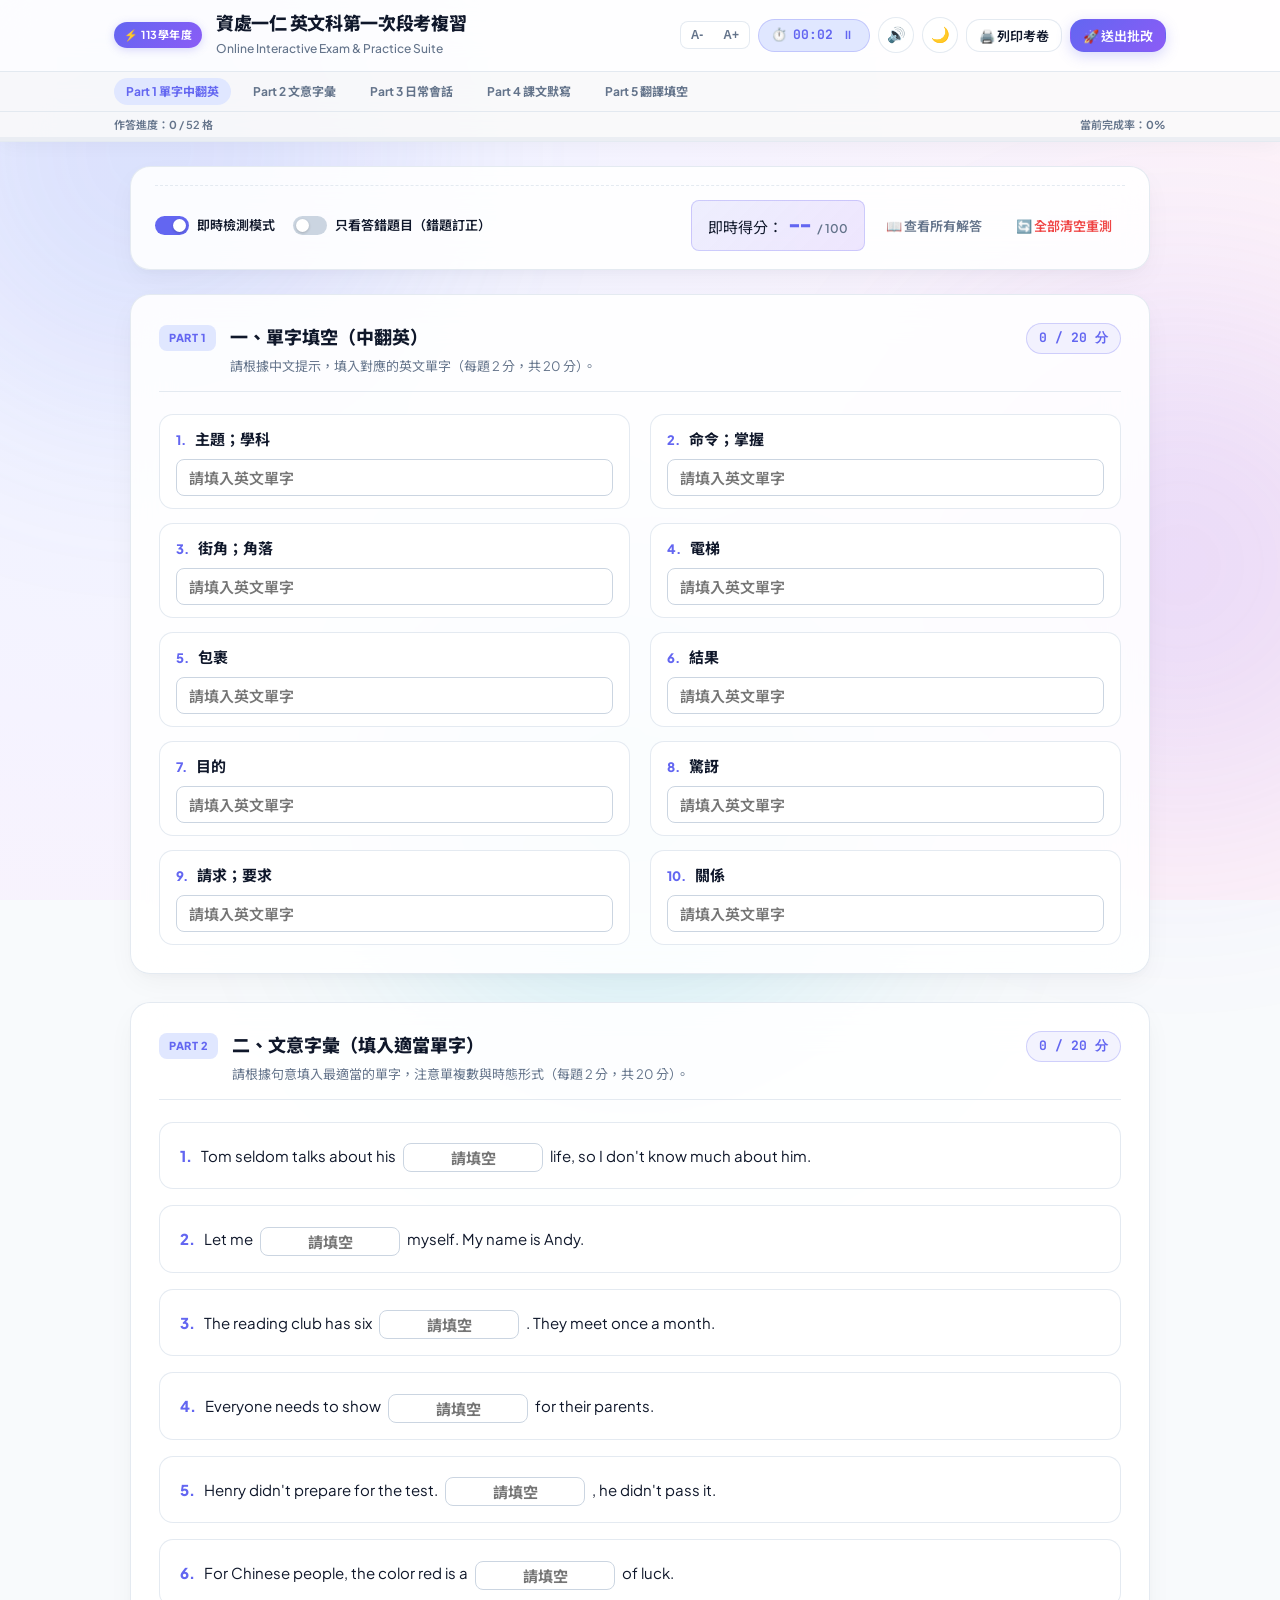
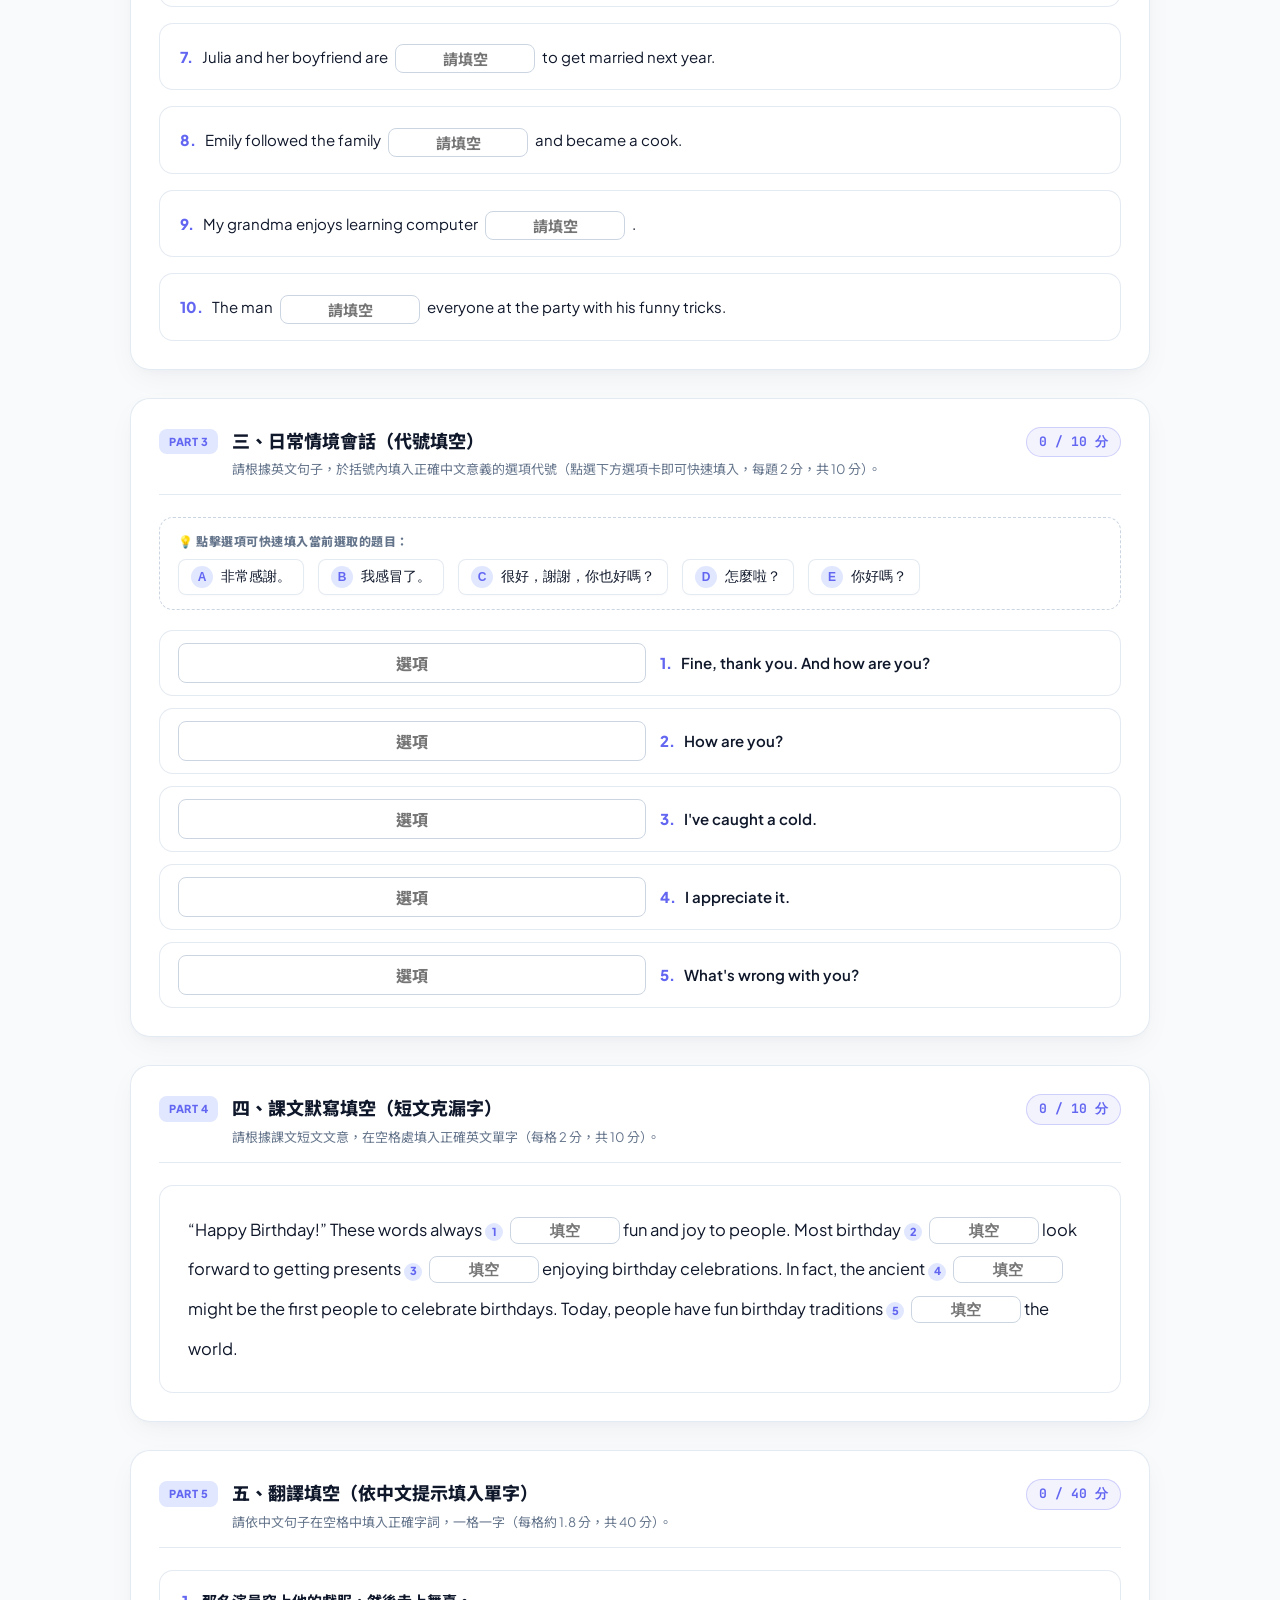
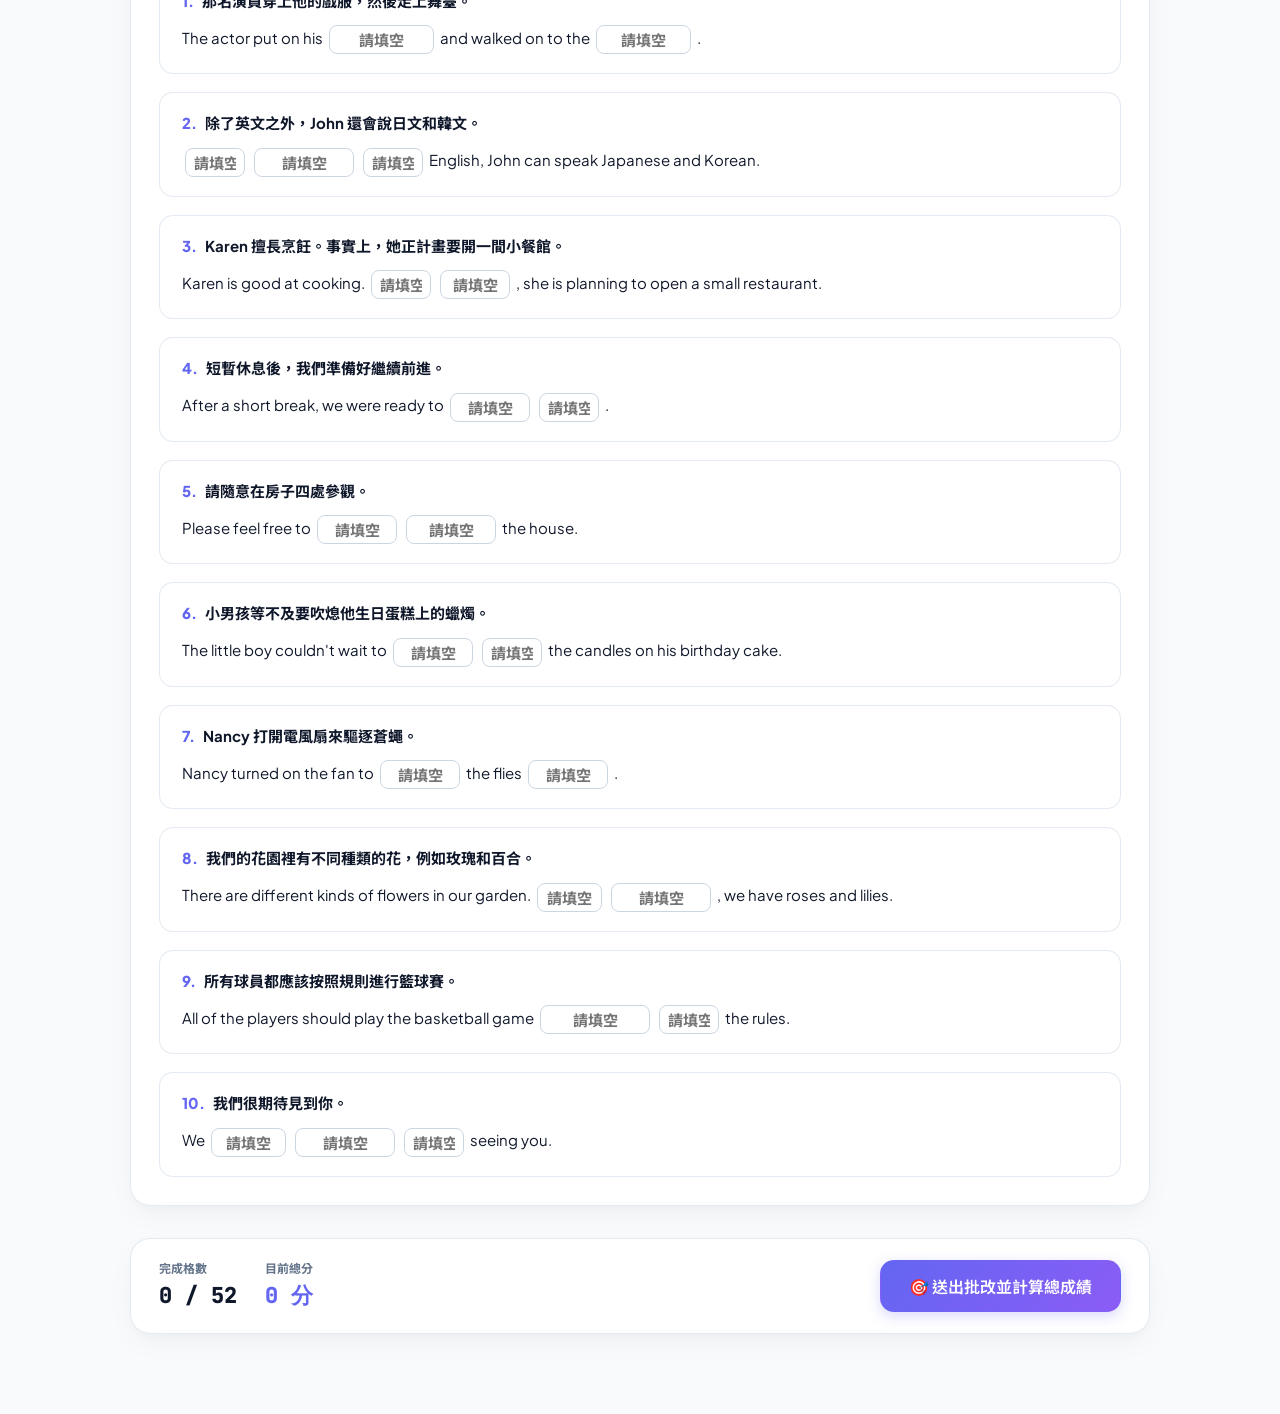
<file: index.html>
<!DOCTYPE html>
<html lang="zh-Hant">
<head>
  <meta charset="UTF-8">
  <meta name="viewport" content="width=device-width, initial-scale=1.0">
  <title>資處一仁 英文科第一次段考・線上互動複習測驗系統</title>
  <meta name="description" content="資處一仁英文科第一次段考專屬線上互動練習網站，提供單字填空、文意字彙、日常情境會話、課文默寫及翻譯填空即時批改與解析。">
  
  <!-- Google Fonts -->
  <link rel="preconnect" href="https://fonts.googleapis.com">
  <link rel="preconnect" href="https://fonts.gstatic.com" crossorigin>
  <link href="https://fonts.googleapis.com/css2?family=Plus+Jakarta+Sans:wght@400;500;600;700;800&family=Noto+Sans+TC:wght@400;500;700;900&family=JetBrains+Mono:wght@500;600&display=swap" rel="stylesheet">
  
  <link rel="stylesheet" href="style.css">
</head>
<body data-theme="light" data-font-size="medium">

  <!-- 背景流光光暈裝飾 -->
  <div class="bg-glow bg-glow-1"></div>
  <div class="bg-glow bg-glow-2"></div>
  <div class="bg-glow bg-glow-3"></div>

  <!-- 頂部浮動控制導航 -->
  <header class="app-header">
    <div class="header-inner">
      <div class="brand-zone">
        <div class="brand-badge">⚡ 113學年度</div>
        <div class="brand-titles">
          <h1 class="main-title">資處一仁 英文科第一次段考複習</h1>
          <span class="sub-title">Online Interactive Exam & Practice Suite</span>
        </div>
      </div>

      <!-- 快速功能區 -->
      <div class="header-actions">
        <!-- 字體大小調整 -->
        <div class="font-scale-group" title="字體大小縮放">
          <button id="fontDecBtn" class="font-btn" title="縮小字體">A-</button>
          <button id="fontIncBtn" class="font-btn" title="放大字體">A+</button>
        </div>

        <!-- 計時器 -->
        <div class="timer-badge" id="timerBadge" title="考試計時">
          <span class="timer-icon">⏱️</span>
          <span id="timerDisplay">00:00</span>
          <button id="toggleTimerBtn" class="timer-ctrl-btn" title="暫停/開始">⏸</button>
        </div>

        <!-- 音效開關 -->
        <button id="sfxToggleBtn" class="icon-action-btn" title="切換音效 (已開啟)">
          <span id="sfxIcon">🔊</span>
        </button>

        <!-- 主題切換 (深色/淺色) -->
        <button id="themeToggleBtn" class="icon-action-btn" title="切換深淺模式">
          <span id="themeIcon">🌙</span>
        </button>

        <!-- 列印按鈕 -->
        <button id="printBtn" class="btn btn-secondary btn-sm" onclick="window.print()">
          <span>🖨️ 列印考卷</span>
        </button>

        <!-- 一鍵交卷計分 -->
        <button id="submitExamBtn" class="btn btn-primary btn-sm">
          <span>🚀 送出批改</span>
        </button>
      </div>
    </div>

    <!-- 大題快捷錨點列 -->
    <nav class="section-nav-tabs">
      <div class="tabs-inner">
        <a href="#section1" class="tab-link active">Part 1 單字中翻英</a>
        <a href="#section2" class="tab-link">Part 2 文意字彙</a>
        <a href="#section3" class="tab-link">Part 3 日常會話</a>
        <a href="#section4" class="tab-link">Part 4 課文默寫</a>
        <a href="#section5" class="tab-link">Part 5 翻譯填空</a>
      </div>
    </nav>

    <!-- 浮動進度條 -->
    <div class="exam-progress-wrap">
      <div class="progress-info">
        <span>作答進度：<strong id="answeredCount">0</strong> / <span id="totalBlanksCount">52</span> 格</span>
        <span>當前完成率：<strong id="progressPercent">0%</strong></span>
      </div>
      <div class="progress-bar-bg">
        <div class="progress-bar-fill" id="progressBarFill" style="width: 0%"></div>
      </div>
    </div>
  </header>

  <main class="main-container">

    <!-- 工具控制欄 -->
    <section class="control-panel glass-panel">
      <div class="quick-toolbar">
        <div class="tool-tags">
          <label class="toggle-switch-label">
            <input type="checkbox" id="instantFeedbackToggle" checked>
            <span class="slider"></span>
            <span class="label-text">即時檢測模式</span>
          </label>
          <label class="toggle-switch-label">
            <input type="checkbox" id="showMistakesOnlyToggle">
            <span class="slider"></span>
            <span class="label-text">只看答錯題目（錯題訂正）</span>
          </label>
        </div>
        <div class="tool-buttons">
          <div class="score-badge" id="headerScoreBadge">
            <span class="score-label">即時得分：</span>
            <span id="liveScoreNumber">--</span>
            <span class="score-unit">/ 100</span>
          </div>
          <button id="showAllAnswersBtn" class="btn btn-ghost btn-sm">📖 查看所有解答</button>
          <button id="resetAllBtn" class="btn btn-ghost btn-sm text-danger">🔄 全部清空重測</button>
        </div>
      </div>
    </section>

    <!-- 試卷主體 -->
    <div class="test-paper-flow" id="testPaper">

      <!-- 第一大題：單字填空 -->
      <section class="section-card glass-panel" id="section1">
        <div class="section-header">
          <div class="section-badge">Part 1</div>
          <div class="section-meta">
            <h2>一、單字填空（中翻英）</h2>
            <p class="section-desc">請根據中文提示，填入對應的英文單字（每題 2 分，共 20 分）。</p>
          </div>
          <div class="section-score-pill" id="sec1ScorePill">0 / 20 分</div>
        </div>

        <div class="vocab-grid" id="sec1Grid">
          <!-- JS 動態生成 10 題 -->
        </div>
      </section>

      <!-- 第二大題：文意字彙 -->
      <section class="section-card glass-panel" id="section2">
        <div class="section-header">
          <div class="section-badge">Part 2</div>
          <div class="section-meta">
            <h2>二、文意字彙（填入適當單字）</h2>
            <p class="section-desc">請根據句意填入最適當的單字，注意單複數與時態形式（每題 2 分，共 20 分）。</p>
          </div>
          <div class="section-score-pill" id="sec2ScorePill">0 / 20 分</div>
        </div>

        <div class="questions-list" id="sec2List">
          <!-- JS 動態生成 10 題 -->
        </div>
      </section>

      <!-- 第三大題：日常情境會話 -->
      <section class="section-card glass-panel" id="section3">
        <div class="section-header">
          <div class="section-badge">Part 3</div>
          <div class="section-meta">
            <h2>三、日常情境會話（代號填空）</h2>
            <p class="section-desc">請根據英文句子，於括號內填入正確中文意義的選項代號（點選下方選項卡即可快速填入，每題 2 分，共 10 分）。</p>
          </div>
          <div class="section-score-pill" id="sec3ScorePill">0 / 10 分</div>
        </div>

        <!-- 可點選的選項提示庫 -->
        <div class="matching-options-bank">
          <div class="bank-title">💡 點擊選項可快速填入當前選取的題目：</div>
          <div class="options-pills" id="matchingOptionChips">
            <button class="option-pill" data-key="A" type="button"><span class="opt-key">A</span> 非常感謝。</button>
            <button class="option-pill" data-key="B" type="button"><span class="opt-key">B</span> 我感冒了。</button>
            <button class="option-pill" data-key="C" type="button"><span class="opt-key">C</span> 很好，謝謝，你也好嗎？</button>
            <button class="option-pill" data-key="D" type="button"><span class="opt-key">D</span> 怎麼啦？</button>
            <button class="option-pill" data-key="E" type="button"><span class="opt-key">E</span> 你好嗎？</button>
          </div>
        </div>

        <div class="matching-list" id="sec3List">
          <!-- JS 動態生成 5 題 -->
        </div>
      </section>

      <!-- 第四大題：課文默寫填空 -->
      <section class="section-card glass-panel" id="section4">
        <div class="section-header">
          <div class="section-badge">Part 4</div>
          <div class="section-meta">
            <h2>四、課文默寫填空（短文克漏字）</h2>
            <p class="section-desc">請根據課文短文文意，在空格處填入正確英文單字（每格 2 分，共 10 分）。</p>
          </div>
          <div class="section-score-pill" id="sec4ScorePill">0 / 10 分</div>
        </div>

        <div class="cloze-card">
          <div class="cloze-text" id="sec4Passage">
            “Happy Birthday!” These words always 
            <span class="inline-blank-wrap" data-blank-id="s4_1">
              <span class="blank-num">1</span>
              <input type="text" class="cloze-input blank-input" id="s4_1" data-ans="bring" placeholder="填空" autocomplete="off" spellcheck="false">
            </span>
            fun and joy to people. Most birthday 
            <span class="inline-blank-wrap" data-blank-id="s4_2">
              <span class="blank-num">2</span>
              <input type="text" class="cloze-input blank-input" id="s4_2" data-ans="children" placeholder="填空" autocomplete="off" spellcheck="false">
            </span>
            look forward to getting presents 
            <span class="inline-blank-wrap" data-blank-id="s4_3">
              <span class="blank-num">3</span>
              <input type="text" class="cloze-input blank-input" id="s4_3" data-ans="and" placeholder="填空" autocomplete="off" spellcheck="false">
            </span>
            enjoying birthday celebrations. In fact, the ancient 
            <span class="inline-blank-wrap" data-blank-id="s4_4">
              <span class="blank-num">4</span>
              <input type="text" class="cloze-input blank-input" id="s4_4" data-ans="Romans" placeholder="填空" autocomplete="off" spellcheck="false">
            </span>
            might be the first people to celebrate birthdays. Today, people have fun birthday traditions 
            <span class="inline-blank-wrap" data-blank-id="s4_5">
              <span class="blank-num">5</span>
              <input type="text" class="cloze-input blank-input" id="s4_5" data-ans="around" placeholder="填空" autocomplete="off" spellcheck="false">
            </span>
            the world.
          </div>
          <div class="cloze-expl" id="sec4Expl" style="display:none;">
            <strong>📝 句型與重點筆記：</strong>
            <ul>
              <li><strong>bring fun and joy</strong>：帶來歡樂與喜悅（動詞原型，主詞 words 為複數）。</li>
              <li><strong>birthday children</strong>：壽星孩子們。</li>
              <li><strong>and</strong>：對等連接詞，連接兩個動名詞 (getting presents <strong>and</strong> enjoying celebrations)。</li>
              <li><strong>Romans</strong>：古羅馬人（專有名詞字首 R 必須大寫）。</li>
              <li><strong>around the world</strong>：全世界。</li>
            </ul>
          </div>
        </div>
      </section>

      <!-- 第五大題：翻譯填空 -->
      <section class="section-card glass-panel" id="section5">
        <div class="section-header">
          <div class="section-badge">Part 5</div>
          <div class="section-meta">
            <h2>五、翻譯填空（依中文提示填入單字）</h2>
            <p class="section-desc">請依中文句子在空格中填入正確字詞，一格一字（每格約 1.8 分，共 40 分）。</p>
          </div>
          <div class="section-score-pill" id="sec5ScorePill">0 / 40 分</div>
        </div>

        <div class="translation-list" id="sec5List">
          <!-- JS 動態生成 10 題 (22 格) -->
        </div>
      </section>

    </div>

    <!-- 底部大行動列 -->
    <div class="bottom-action-banner glass-panel">
      <div class="banner-summary">
        <div class="banner-stat">
          <span class="stat-label">完成格數</span>
          <span class="stat-val" id="bannerCompleted">0 / 52</span>
        </div>
        <div class="banner-stat">
          <span class="stat-label">目前總分</span>
          <span class="stat-val text-primary" id="bannerScore">0 分</span>
        </div>
      </div>
      <div class="banner-buttons">
        <button id="bottomCheckBtn" class="btn btn-primary btn-lg">
          <span>🎯 送出批改並計算總成績</span>
        </button>
      </div>
    </div>

  </main>

  <!-- 成果彈窗 Modal -->
  <div class="modal-backdrop" id="resultModal">
    <div class="modal-card glass-panel">
      <button class="modal-close-btn" id="closeModalBtn">×</button>
      
      <div class="modal-trophy" id="modalTrophy">🏆</div>
      <div class="modal-grade-badge" id="modalGradeBadge">S 等第</div>
      <h2 class="modal-title" id="modalTitle">測驗成果結算</h2>
      <p class="modal-subtitle" id="modalSubtitle">資處一仁 英文科第一次段考複習測驗</p>

      <div class="modal-score-circle">
        <div class="score-num" id="modalFinalScore">100</div>
        <div class="score-denom">總分 100 分</div>
      </div>

      <div class="modal-stats-grid">
        <div class="mstat-box">
          <div class="mstat-num" id="modalCorrectCount">0</div>
          <div class="mstat-label">答對格數</div>
        </div>
        <div class="mstat-box">
          <div class="mstat-num text-danger" id="modalWrongCount">0</div>
          <div class="mstat-label">答錯格數</div>
        </div>
        <div class="mstat-box">
          <div class="mstat-num" id="modalAccuracy">0%</div>
          <div class="mstat-label">答對準確率</div>
        </div>
        <div class="mstat-box">
          <div class="mstat-num" id="modalTimeSpent">00:00</div>
          <div class="mstat-label">作答耗時</div>
        </div>
      </div>

      <div class="modal-comment-card" id="modalComment">
        🌟 太棒了！完美全對，段考英文穩拿高分！
      </div>

      <div class="modal-actions">
        <button class="btn btn-secondary" id="modalReviewMistakesBtn">🔍 複習錯題</button>
        <button class="btn btn-secondary" id="modalCopyWrongBtn">📋 複製錯題本</button>
        <button class="btn btn-primary" id="modalRetryBtn">🔄 重新挑戰</button>
        <button class="btn btn-ghost" onclick="window.print()">🖨️ 列印成果成績單</button>
      </div>
    </div>
  </div>

  <!-- 彩帶特效 Canvas -->
  <canvas id="confettiCanvas"></canvas>

  <script src="app.js"></script>
</body>
</html>
</file>
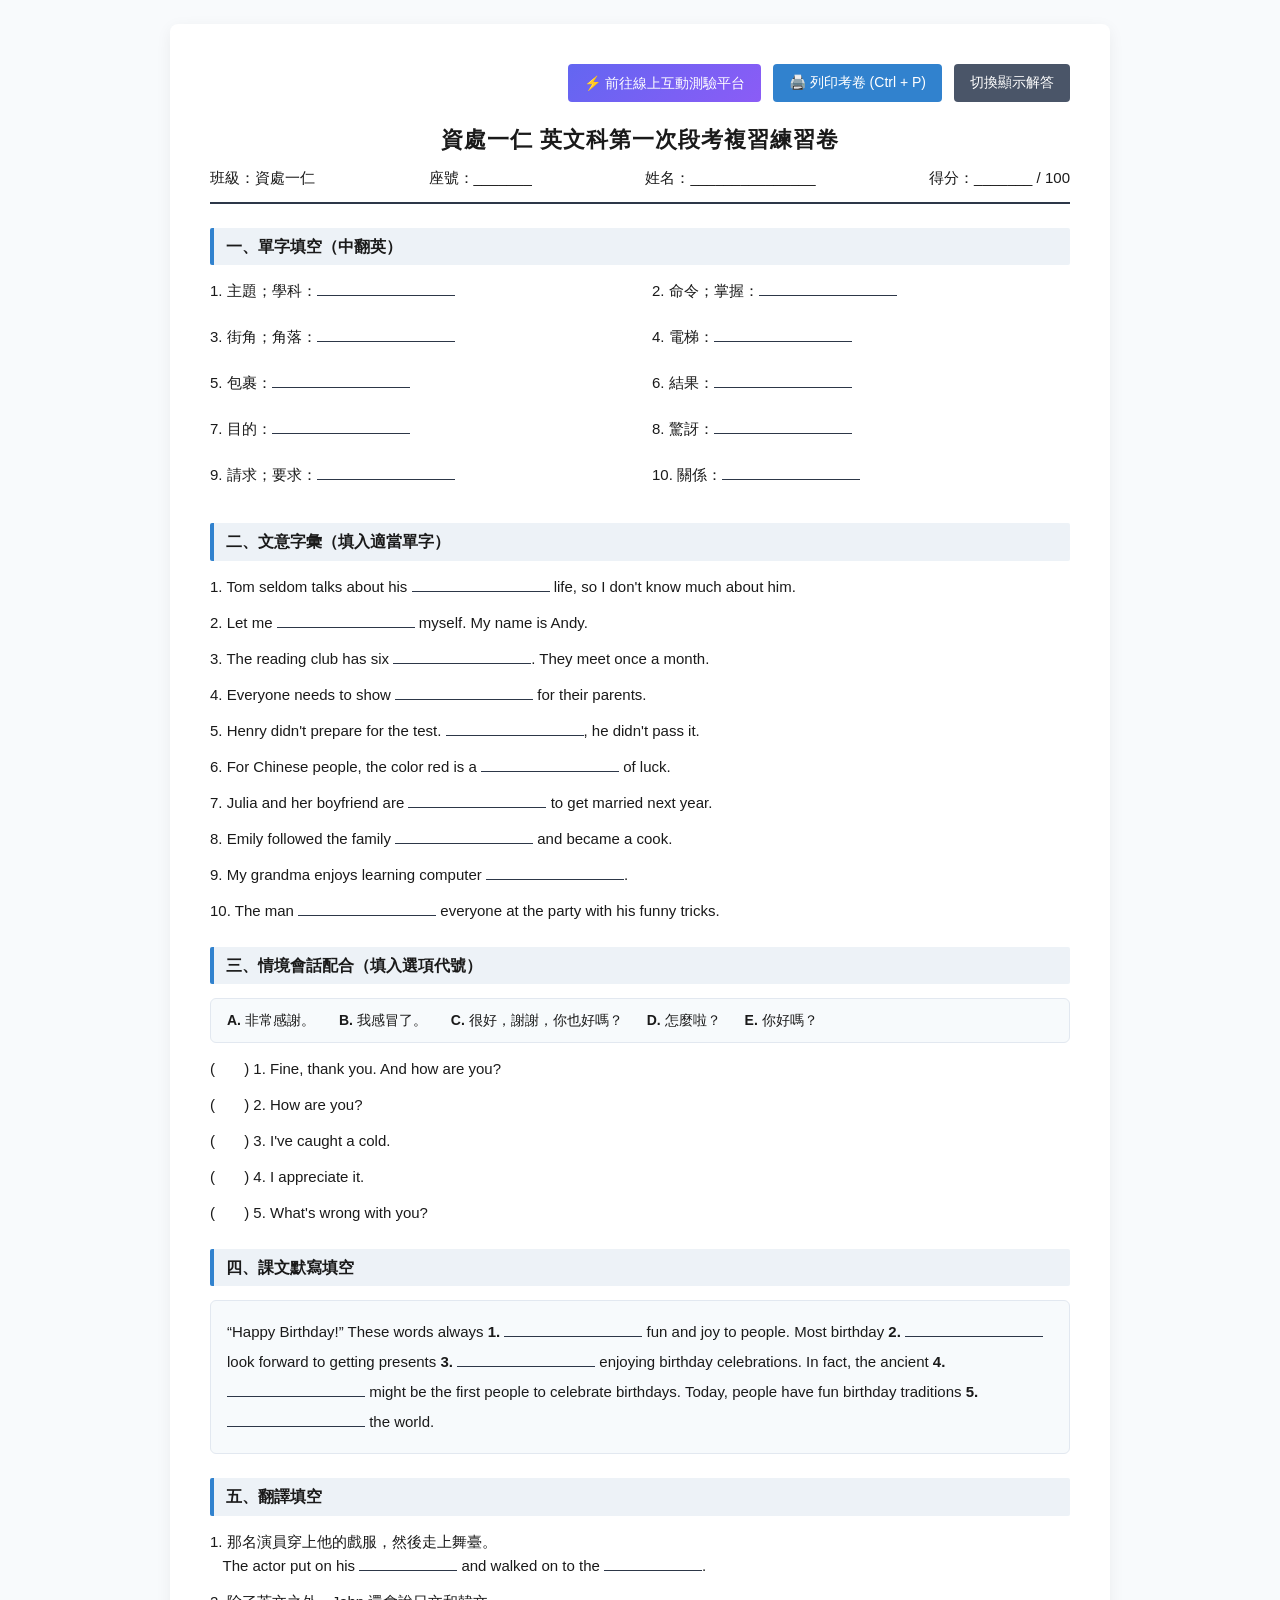
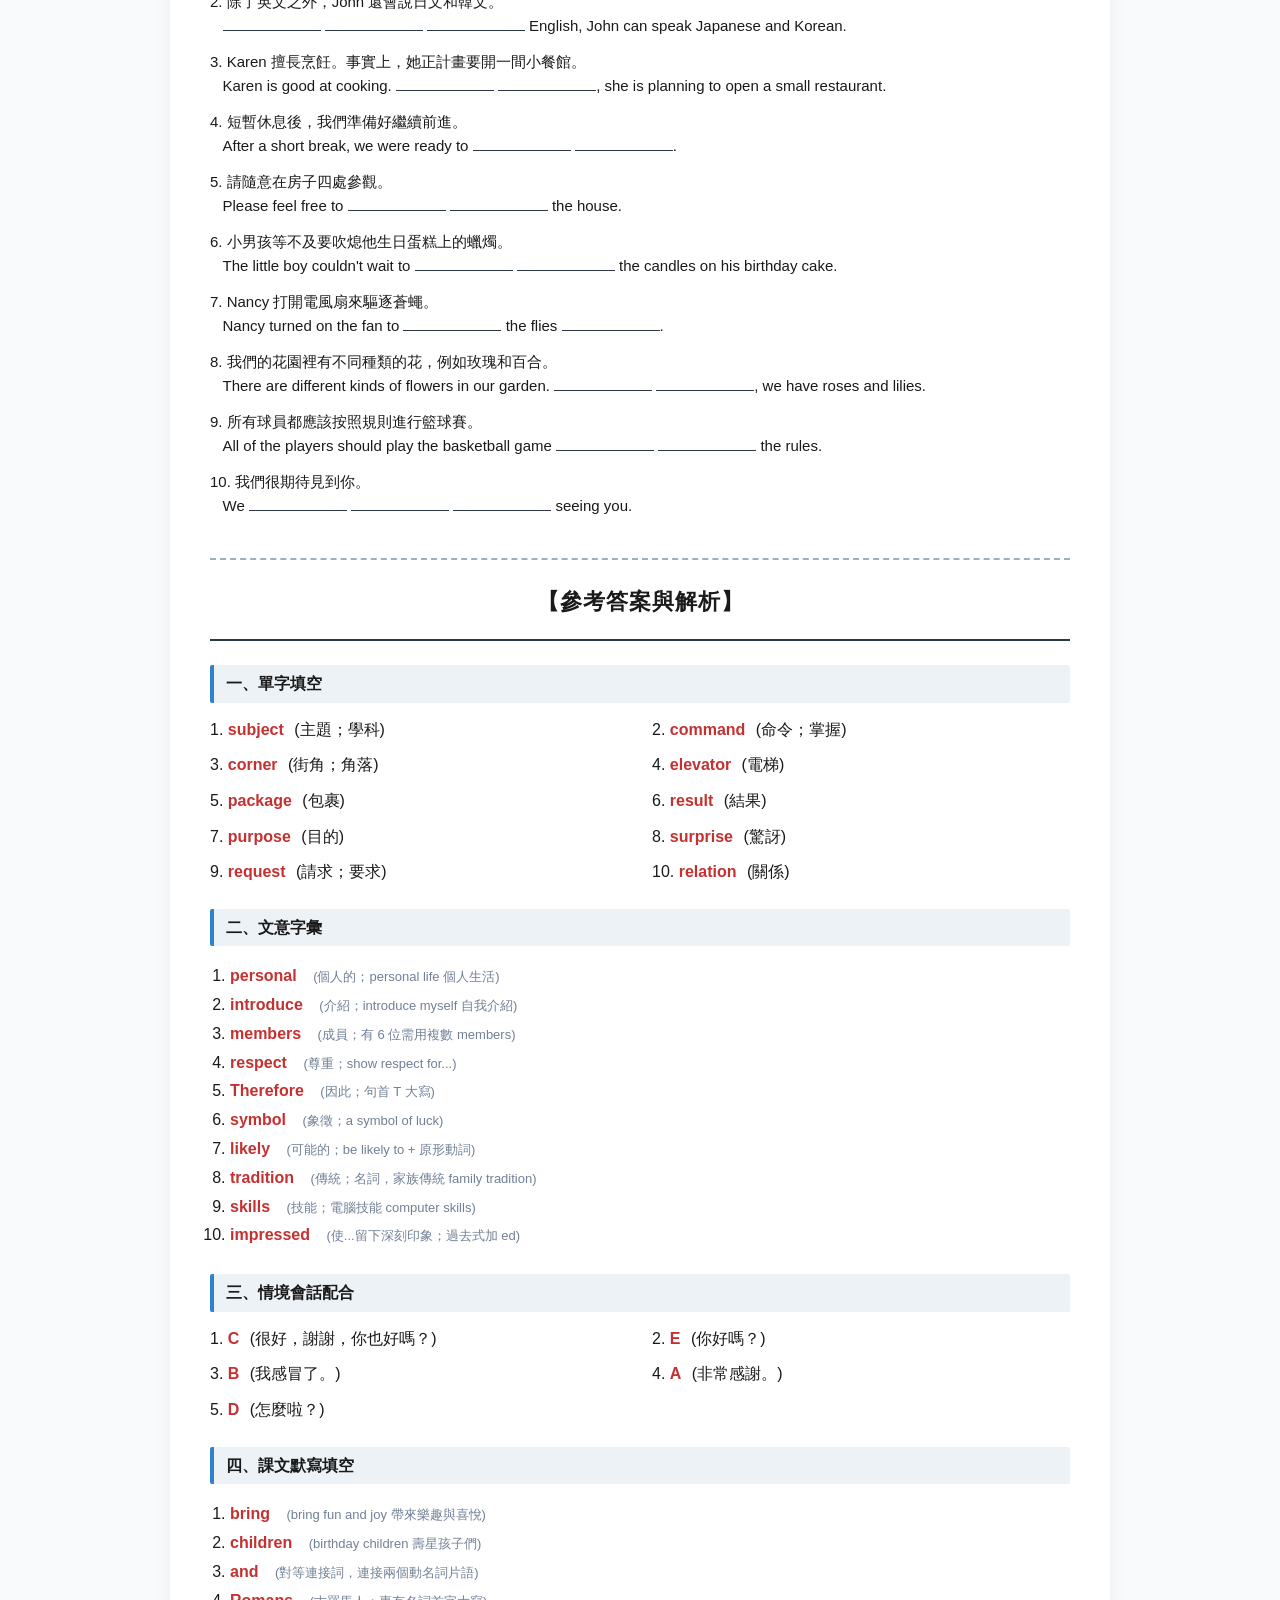
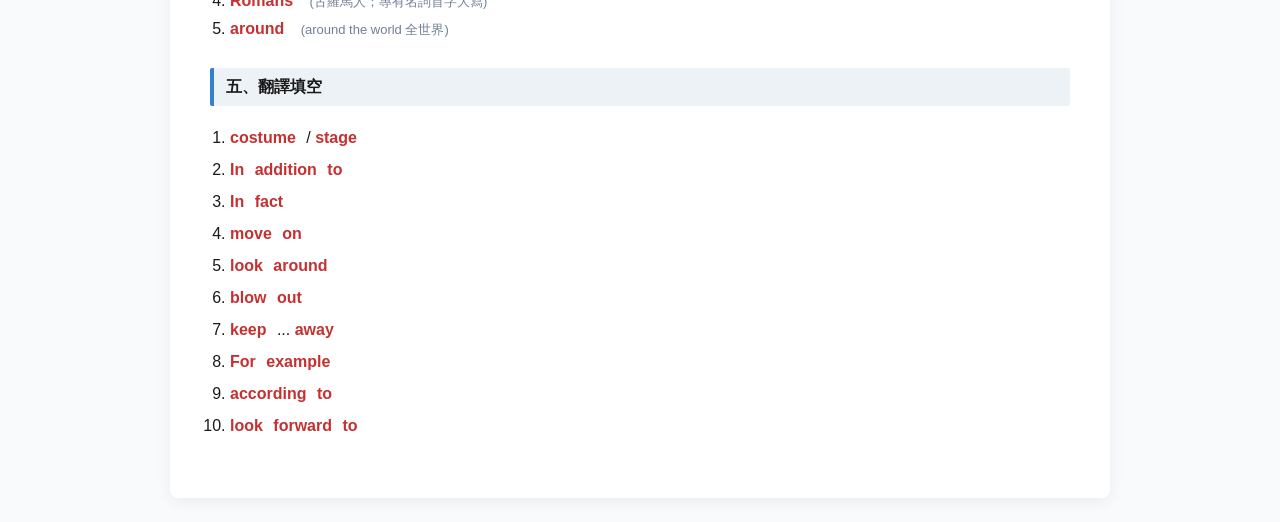
<file: 資處一仁_英文科段考練習題.html>
<!DOCTYPE html>
<html lang="zh-Hant">
<head>
  <meta charset="UTF-8">
  <title>資處一仁 英文科第一次段考複習練習卷</title>
  <style>
    @page {
      size: A4;
      margin: 18mm 15mm;
    }
    body {
      font-family: -apple-system, BlinkMacSystemFont, "Segoe UI", "PingFang TC", "Microsoft JhengHei", "Noto Sans TC", sans-serif;
      line-height: 1.6;
      color: #1a1a1a;
      background: #f8fafc;
      margin: 0;
      padding: 24px;
    }
    .container {
      max-width: 860px;
      margin: 0 auto;
      background: #ffffff;
      padding: 40px;
      border-radius: 8px;
      box-shadow: 0 4px 16px rgba(0,0,0,0.06);
    }
    .header {
      text-align: center;
      border-bottom: 2px solid #2d3748;
      padding-bottom: 12px;
      margin-bottom: 20px;
    }
    .header h1 {
      margin: 0 0 8px 0;
      font-size: 22px;
      letter-spacing: 1px;
    }
    .meta-bar {
      display: flex;
      justify-content: space-between;
      font-size: 15px;
      font-weight: 500;
      margin-top: 8px;
    }
    .section-title {
      font-size: 16px;
      font-weight: bold;
      background: #edf2f7;
      padding: 6px 12px;
      border-left: 4px solid #3182ce;
      margin: 24px 0 14px 0;
      border-radius: 2px;
    }
    .grid-2col {
      display: grid;
      grid-template-columns: 1fr 1fr;
      gap: 10px 24px;
    }
    .q-item {
      margin-bottom: 12px;
      font-size: 15px;
    }
    .cloze-passage {
      font-size: 15px;
      line-height: 2;
      background: #f7fafc;
      padding: 16px;
      border: 1px solid #e2e8f0;
      border-radius: 6px;
    }
    .blank {
      display: inline-block;
      min-width: 90px;
      border-bottom: 1px solid #2d3748;
      text-align: center;
      padding: 0 4px;
      color: #2b6cb0;
      font-weight: 600;
    }
    .blank-long {
      min-width: 130px;
    }
    .matching-box {
      background: #f7fafc;
      border: 1px solid #e2e8f0;
      border-radius: 6px;
      padding: 10px 16px;
      margin-bottom: 14px;
      display: flex;
      flex-wrap: wrap;
      gap: 12px 24px;
      font-size: 14px;
    }
    .answer-key {
      margin-top: 40px;
      padding-top: 24px;
      border-top: 2px dashed #a0aec0;
    }
    .ans-badge {
      display: inline-block;
      color: #c53030;
      font-weight: bold;
      margin-right: 6px;
    }
    .note-text {
      color: #718096;
      font-size: 13px;
      margin-left: 6px;
    }
    .no-print {
      margin-bottom: 20px;
      display: flex;
      gap: 12px;
      justify-content: flex-end;
    }
    .btn {
      padding: 8px 16px;
      background: #3182ce;
      color: white;
      border: none;
      border-radius: 4px;
      cursor: pointer;
      font-size: 14px;
      font-weight: 500;
    }
    .btn:hover {
      background: #2b6cb0;
    }
    @media print {
      body {
        background: white;
        padding: 0;
      }
      .container {
        box-shadow: none;
        padding: 0;
        max-width: 100%;
      }
      .no-print {
        display: none !important;
      }
      .page-break {
        page-break-before: always;
      }
    }
  </style>
</head>
<body>

  <div class="container">
    <div class="no-print">
      <a href="index.html" class="btn" style="background: linear-gradient(135deg, #6366f1, #8b5cf6); text-decoration: none; color: white;">⚡ 前往線上互動測驗平台</a>
      <button class="btn" onclick="window.print()">🖨️ 列印考卷 (Ctrl + P)</button>
      <button class="btn" style="background:#4a5568;" onclick="toggleAnswers()">切換顯示解答</button>
    </div>

    <!-- 考卷主體 -->
    <div class="header">
      <h1>資處一仁 英文科第一次段考複習練習卷</h1>
      <div class="meta-bar">
        <span>班級：資處一仁</span>
        <span>座號：_______</span>
        <span>姓名：_______________</span>
        <span>得分：_______ / 100</span>
      </div>
    </div>

    <!-- 第一大題 -->
    <div class="section-title">一、單字填空（中翻英）</div>
    <div class="grid-2col">
      <div class="q-item">1. 主題；學科：<span class="blank blank-long"></span></div>
      <div class="q-item">2. 命令；掌握：<span class="blank blank-long"></span></div>
      <div class="q-item">3. 街角；角落：<span class="blank blank-long"></span></div>
      <div class="q-item">4. 電梯：<span class="blank blank-long"></span></div>
      <div class="q-item">5. 包裹：<span class="blank blank-long"></span></div>
      <div class="q-item">6. 結果：<span class="blank blank-long"></span></div>
      <div class="q-item">7. 目的：<span class="blank blank-long"></span></div>
      <div class="q-item">8. 驚訝：<span class="blank blank-long"></span></div>
      <div class="q-item">9. 請求；要求：<span class="blank blank-long"></span></div>
      <div class="q-item">10. 關係：<span class="blank blank-long"></span></div>
    </div>

    <!-- 第二大題 -->
    <div class="section-title">二、文意字彙（填入適當單字）</div>
    <div class="q-item">1. Tom seldom talks about his <span class="blank blank-long"></span> life, so I don't know much about him.</div>
    <div class="q-item">2. Let me <span class="blank blank-long"></span> myself. My name is Andy.</div>
    <div class="q-item">3. The reading club has six <span class="blank blank-long"></span>. They meet once a month.</div>
    <div class="q-item">4. Everyone needs to show <span class="blank blank-long"></span> for their parents.</div>
    <div class="q-item">5. Henry didn't prepare for the test. <span class="blank blank-long"></span>, he didn't pass it.</div>
    <div class="q-item">6. For Chinese people, the color red is a <span class="blank blank-long"></span> of luck.</div>
    <div class="q-item">7. Julia and her boyfriend are <span class="blank blank-long"></span> to get married next year.</div>
    <div class="q-item">8. Emily followed the family <span class="blank blank-long"></span> and became a cook.</div>
    <div class="q-item">9. My grandma enjoys learning computer <span class="blank blank-long"></span>.</div>
    <div class="q-item">10. The man <span class="blank blank-long"></span> everyone at the party with his funny tricks.</div>

    <!-- 第三大題 -->
    <div class="section-title">三、情境會話配合（填入選項代號）</div>
    <div class="matching-box">
      <div><strong>A.</strong> 非常感謝。</div>
      <div><strong>B.</strong> 我感冒了。</div>
      <div><strong>C.</strong> 很好，謝謝，你也好嗎？</div>
      <div><strong>D.</strong> 怎麼啦？</div>
      <div><strong>E.</strong> 你好嗎？</div>
    </div>
    <div class="q-item">( &nbsp;&nbsp;&nbsp;&nbsp;&nbsp; ) 1. Fine, thank you. And how are you?</div>
    <div class="q-item">( &nbsp;&nbsp;&nbsp;&nbsp;&nbsp; ) 2. How are you?</div>
    <div class="q-item">( &nbsp;&nbsp;&nbsp;&nbsp;&nbsp; ) 3. I've caught a cold.</div>
    <div class="q-item">( &nbsp;&nbsp;&nbsp;&nbsp;&nbsp; ) 4. I appreciate it.</div>
    <div class="q-item">( &nbsp;&nbsp;&nbsp;&nbsp;&nbsp; ) 5. What's wrong with you?</div>

    <!-- 第四大題 -->
    <div class="section-title">四、課文默寫填空</div>
    <div class="cloze-passage">
      “Happy Birthday!” These words always <strong>1.</strong> <span class="blank blank-long"></span> fun and joy to people. Most birthday <strong>2.</strong> <span class="blank blank-long"></span> look forward to getting presents <strong>3.</strong> <span class="blank blank-long"></span> enjoying birthday celebrations. In fact, the ancient <strong>4.</strong> <span class="blank blank-long"></span> might be the first people to celebrate birthdays. Today, people have fun birthday traditions <strong>5.</strong> <span class="blank blank-long"></span> the world.
    </div>

    <!-- 第五大題 -->
    <div class="section-title">五、翻譯填空</div>
    <div class="q-item">
      1. 那名演員穿上他的戲服，然後走上舞臺。<br>
      &nbsp;&nbsp;&nbsp;The actor put on his <span class="blank"></span> and walked on to the <span class="blank"></span>.
    </div>
    <div class="q-item">
      2. 除了英文之外，John 還會說日文和韓文。<br>
      &nbsp;&nbsp;&nbsp;<span class="blank"></span> <span class="blank"></span> <span class="blank"></span> English, John can speak Japanese and Korean.
    </div>
    <div class="q-item">
      3. Karen 擅長烹飪。事實上，她正計畫要開一間小餐館。<br>
      &nbsp;&nbsp;&nbsp;Karen is good at cooking. <span class="blank"></span> <span class="blank"></span>, she is planning to open a small restaurant.
    </div>
    <div class="q-item">
      4. 短暫休息後，我們準備好繼續前進。<br>
      &nbsp;&nbsp;&nbsp;After a short break, we were ready to <span class="blank"></span> <span class="blank"></span>.
    </div>
    <div class="q-item">
      5. 請隨意在房子四處參觀。<br>
      &nbsp;&nbsp;&nbsp;Please feel free to <span class="blank"></span> <span class="blank"></span> the house.
    </div>
    <div class="q-item">
      6. 小男孩等不及要吹熄他生日蛋糕上的蠟燭。<br>
      &nbsp;&nbsp;&nbsp;The little boy couldn't wait to <span class="blank"></span> <span class="blank"></span> the candles on his birthday cake.
    </div>
    <div class="q-item">
      7. Nancy 打開電風扇來驅逐蒼蠅。<br>
      &nbsp;&nbsp;&nbsp;Nancy turned on the fan to <span class="blank"></span> the flies <span class="blank"></span>.
    </div>
    <div class="q-item">
      8. 我們的花園裡有不同種類的花，例如玫瑰和百合。<br>
      &nbsp;&nbsp;&nbsp;There are different kinds of flowers in our garden. <span class="blank"></span> <span class="blank"></span>, we have roses and lilies.
    </div>
    <div class="q-item">
      9. 所有球員都應該按照規則進行籃球賽。<br>
      &nbsp;&nbsp;&nbsp;All of the players should play the basketball game <span class="blank"></span> <span class="blank"></span> the rules.
    </div>
    <div class="q-item">
      10. 我們很期待見到你。<br>
      &nbsp;&nbsp;&nbsp;We <span class="blank"></span> <span class="blank"></span> <span class="blank"></span> seeing you.
    </div>

    <!-- 解答區塊 -->
    <div id="answersSection" class="answer-key page-break">
      <div class="header">
        <h1>【參考答案與解析】</h1>
      </div>

      <div class="section-title">一、單字填空</div>
      <div class="grid-2col">
        <div>1. <span class="ans-badge">subject</span> (主題；學科)</div>
        <div>2. <span class="ans-badge">command</span> (命令；掌握)</div>
        <div>3. <span class="ans-badge">corner</span> (街角；角落)</div>
        <div>4. <span class="ans-badge">elevator</span> (電梯)</div>
        <div>5. <span class="ans-badge">package</span> (包裹)</div>
        <div>6. <span class="ans-badge">result</span> (結果)</div>
        <div>7. <span class="ans-badge">purpose</span> (目的)</div>
        <div>8. <span class="ans-badge">surprise</span> (驚訝)</div>
        <div>9. <span class="ans-badge">request</span> (請求；要求)</div>
        <div>10. <span class="ans-badge">relation</span> (關係)</div>
      </div>

      <div class="section-title">二、文意字彙</div>
      <ol style="padding-left: 20px; line-height: 1.8;">
        <li><span class="ans-badge">personal</span> <span class="note-text">(個人的；personal life 個人生活)</span></li>
        <li><span class="ans-badge">introduce</span> <span class="note-text">(介紹；introduce myself 自我介紹)</span></li>
        <li><span class="ans-badge">members</span> <span class="note-text">(成員；有 6 位需用複數 members)</span></li>
        <li><span class="ans-badge">respect</span> <span class="note-text">(尊重；show respect for...)</span></li>
        <li><span class="ans-badge">Therefore</span> <span class="note-text">(因此；句首 T 大寫)</span></li>
        <li><span class="ans-badge">symbol</span> <span class="note-text">(象徵；a symbol of luck)</span></li>
        <li><span class="ans-badge">likely</span> <span class="note-text">(可能的；be likely to + 原形動詞)</span></li>
        <li><span class="ans-badge">tradition</span> <span class="note-text">(傳統；名詞，家族傳統 family tradition)</span></li>
        <li><span class="ans-badge">skills</span> <span class="note-text">(技能；電腦技能 computer skills)</span></li>
        <li><span class="ans-badge">impressed</span> <span class="note-text">(使...留下深刻印象；過去式加 ed)</span></li>
      </ol>

      <div class="section-title">三、情境會話配合</div>
      <div class="grid-2col">
        <div>1. <span class="ans-badge">C</span> (很好，謝謝，你也好嗎？)</div>
        <div>2. <span class="ans-badge">E</span> (你好嗎？)</div>
        <div>3. <span class="ans-badge">B</span> (我感冒了。)</div>
        <div>4. <span class="ans-badge">A</span> (非常感謝。)</div>
        <div>5. <span class="ans-badge">D</span> (怎麼啦？)</div>
      </div>

      <div class="section-title">四、課文默寫填空</div>
      <ol style="padding-left: 20px; line-height: 1.8;">
        <li><span class="ans-badge">bring</span> <span class="note-text">(bring fun and joy 帶來樂趣與喜悅)</span></li>
        <li><span class="ans-badge">children</span> <span class="note-text">(birthday children 壽星孩子們)</span></li>
        <li><span class="ans-badge">and</span> <span class="note-text">(對等連接詞，連接兩個動名詞片語)</span></li>
        <li><span class="ans-badge">Romans</span> <span class="note-text">(古羅馬人；專有名詞首字大寫)</span></li>
        <li><span class="ans-badge">around</span> <span class="note-text">(around the world 全世界)</span></li>
      </ol>

      <div class="section-title">五、翻譯填空</div>
      <ol style="padding-left: 20px; line-height: 2;">
        <li><span class="ans-badge">costume</span> / <span class="ans-badge">stage</span></li>
        <li><span class="ans-badge">In</span> <span class="ans-badge">addition</span> <span class="ans-badge">to</span></li>
        <li><span class="ans-badge">In</span> <span class="ans-badge">fact</span></li>
        <li><span class="ans-badge">move</span> <span class="ans-badge">on</span></li>
        <li><span class="ans-badge">look</span> <span class="ans-badge">around</span></li>
        <li><span class="ans-badge">blow</span> <span class="ans-badge">out</span></li>
        <li><span class="ans-badge">keep</span> ... <span class="ans-badge">away</span></li>
        <li><span class="ans-badge">For</span> <span class="ans-badge">example</span></li>
        <li><span class="ans-badge">according</span> <span class="ans-badge">to</span></li>
        <li><span class="ans-badge">look</span> <span class="ans-badge">forward</span> <span class="ans-badge">to</span></li>
      </ol>
    </div>
  </div>

  <script>
    function toggleAnswers() {
      const el = document.getElementById('answersSection');
      if (el.style.display === 'none') {
        el.style.display = 'block';
      } else {
        el.style.display = 'none';
      }
    }
  </script>
</body>
</html>
</file>
<file: style.css>
/* ==========================================================================
   資處一仁 英文科第一次段考・線上互動測驗平台 專屬樣式表
   Design: Modern Neo-Glassmorphism, Vibrant Violet & Indigo, Dark/Light Mode
   ========================================================================== */

:root {
  /* 淺色模式主題色 */
  --bg-color: #f8fafc;
  --bg-gradient: radial-gradient(circle at 10% 20%, #eff6ff 0%, #f5f3ff 40%, #fdf2f8 90%);
  --surface-bg: rgba(255, 255, 255, 0.88);
  --surface-border: rgba(226, 232, 240, 0.9);
  --card-shadow: 0 10px 30px -5px rgba(15, 23, 42, 0.05), 0 4px 12px -2px rgba(15, 23, 42, 0.03);
  
  --text-main: #0f172a;
  --text-muted: #64748b;
  --text-dim: #94a3b8;
  
  --primary: #6366f1;
  --primary-hover: #4f46e5;
  --primary-light: #e0e7ff;
  --primary-glow: rgba(99, 102, 241, 0.25);
  
  --accent: #8b5cf6;
  --accent-cyan: #06b6d4;
  
  --success: #10b981;
  --success-bg: #ecfdf5;
  --success-border: #a7f3d0;
  
  --danger: #ef4444;
  --danger-bg: #fef2f2;
  --danger-border: #fecaca;
  
  --warning: #f59e0b;
  --warning-bg: #fffbeb;
  
  --input-bg: #ffffff;
  --input-border: #cbd5e1;
  --input-focus: #6366f1;
  
  --radius-sm: 8px;
  --radius-md: 14px;
  --radius-lg: 20px;
  --radius-full: 9999px;
  
  --font-sans: 'Plus Jakarta Sans', 'Noto Sans TC', -apple-system, BlinkMacSystemFont, sans-serif;
  --font-mono: 'JetBrains Mono', monospace;
  
  --base-font-size: 15px;
}

[data-theme="dark"] {
  --bg-color: #0b0f19;
  --bg-gradient: radial-gradient(circle at 15% 15%, #111827 0%, #0b0f19 50%, #030712 100%);
  --surface-bg: rgba(17, 24, 39, 0.82);
  --surface-border: rgba(255, 255, 255, 0.08);
  --card-shadow: 0 16px 36px -8px rgba(0, 0, 0, 0.5), 0 0 0 1px rgba(255, 255, 255, 0.05);
  
  --text-main: #f8fafc;
  --text-muted: #94a3b8;
  --text-dim: #64748b;
  
  --primary: #818cf8;
  --primary-hover: #6366f1;
  --primary-light: rgba(99, 102, 241, 0.18);
  --primary-glow: rgba(129, 140, 248, 0.35);
  
  --accent: #a78bfa;
  
  --success: #34d399;
  --success-bg: rgba(16, 185, 129, 0.15);
  --success-border: rgba(52, 211, 153, 0.3);
  
  --danger: #f87171;
  --danger-bg: rgba(239, 68, 68, 0.15);
  --danger-border: rgba(248, 113, 113, 0.3);
  
  --warning: #fbbf24;
  --warning-bg: rgba(245, 158, 11, 0.15);
  
  --input-bg: #1e293b;
  --input-border: #334155;
  --input-focus: #818cf8;
}

/* 字體大小縮放響應 */
body[data-font-size="small"] { --base-font-size: 13.5px; }
body[data-font-size="medium"] { --base-font-size: 15px; }
body[data-font-size="large"] { --base-font-size: 17px; }

/* 基礎重置 */
*, *::before, *::after {
  box-sizing: border-box;
  margin: 0;
  padding: 0;
}

html {
  scroll-behavior: smooth;
}

body {
  font-family: var(--font-sans);
  font-size: var(--base-font-size);
  background-color: var(--bg-color);
  background-image: var(--bg-gradient);
  background-attachment: fixed;
  color: var(--text-main);
  min-height: 100vh;
  position: relative;
  overflow-x: hidden;
  transition: background-color 0.3s ease, color 0.3s ease, font-size 0.2s ease;
  line-height: 1.6;
}

/* 背景光暈效果 */
.bg-glow {
  position: fixed;
  width: 500px;
  height: 500px;
  border-radius: 50%;
  filter: blur(120px);
  opacity: 0.15;
  pointer-events: none;
  z-index: 0;
}
.bg-glow-1 {
  top: -100px;
  left: -100px;
  background: #6366f1;
}
.bg-glow-2 {
  top: 35%;
  right: -150px;
  background: #8b5cf6;
}
.bg-glow-3 {
  bottom: -150px;
  left: 30%;
  background: #06b6d4;
}

/* Glassmorphism 面板通用規範 */
.glass-panel {
  background: var(--surface-bg);
  backdrop-filter: blur(20px);
  -webkit-backdrop-filter: blur(20px);
  border: 1px solid var(--surface-border);
  box-shadow: var(--card-shadow);
  border-radius: var(--radius-lg);
  transition: border-color 0.25s, box-shadow 0.25s, transform 0.25s;
}

/* ==========================================================================
   Header & Floating Navigation
   ========================================================================== */
.app-header {
  position: sticky;
  top: 0;
  z-index: 100;
  background: var(--surface-bg);
  backdrop-filter: blur(24px);
  -webkit-backdrop-filter: blur(24px);
  border-bottom: 1px solid var(--surface-border);
  box-shadow: 0 4px 20px -2px rgba(0, 0, 0, 0.04);
}

.header-inner {
  max-width: 1100px;
  margin: 0 auto;
  padding: 12px 24px;
  display: flex;
  align-items: center;
  justify-content: space-between;
  gap: 16px;
  flex-wrap: wrap;
}

.brand-zone {
  display: flex;
  align-items: center;
  gap: 14px;
}

.brand-badge {
  font-size: 11px;
  font-weight: 700;
  padding: 4px 10px;
  border-radius: var(--radius-full);
  background: linear-gradient(135deg, #6366f1, #8b5cf6);
  color: #fff;
  letter-spacing: 0.5px;
  text-transform: uppercase;
  box-shadow: 0 2px 8px var(--primary-glow);
}

.brand-titles .main-title {
  font-size: 18px;
  font-weight: 800;
  color: var(--text-main);
  line-height: 1.25;
  letter-spacing: -0.3px;
}

.brand-titles .sub-title {
  font-size: 12px;
  color: var(--text-muted);
  font-weight: 500;
}

.header-actions {
  display: flex;
  align-items: center;
  gap: 8px;
}

/* 字體縮放按鈕 */
.font-scale-group {
  display: inline-flex;
  border: 1px solid var(--surface-border);
  border-radius: var(--radius-sm);
  overflow: hidden;
  background: var(--input-bg);
}
.font-btn {
  background: none;
  border: none;
  padding: 6px 10px;
  font-size: 12px;
  font-weight: 700;
  cursor: pointer;
  color: var(--text-muted);
  transition: all 0.2s;
}
.font-btn:hover {
  background: var(--primary-light);
  color: var(--primary);
}

/* 計時器微件 */
.timer-badge {
  display: inline-flex;
  align-items: center;
  gap: 6px;
  background: var(--primary-light);
  color: var(--primary);
  font-family: var(--font-mono);
  font-weight: 700;
  font-size: 13px;
  padding: 5px 12px;
  border-radius: var(--radius-full);
  border: 1px solid var(--primary-glow);
}
.timer-ctrl-btn {
  background: none;
  border: none;
  cursor: pointer;
  color: var(--primary);
  font-size: 12px;
  padding: 1px 3px;
  border-radius: 4px;
}
.timer-ctrl-btn:hover {
  background: rgba(99, 102, 241, 0.2);
}

/* 圖示操作按鈕 */
.icon-action-btn {
  width: 36px;
  height: 36px;
  border-radius: 50%;
  border: 1px solid var(--surface-border);
  background: var(--input-bg);
  color: var(--text-main);
  cursor: pointer;
  display: inline-flex;
  align-items: center;
  justify-content: center;
  font-size: 15px;
  transition: all 0.2s cubic-bezier(0.4, 0, 0.2, 1);
}
.icon-action-btn:hover {
  transform: translateY(-2px);
  border-color: var(--primary);
  box-shadow: 0 4px 12px var(--primary-glow);
}

/* 導航分頁籤 (Section Nav Tabs) */
.section-nav-tabs {
  background: rgba(0, 0, 0, 0.02);
  border-top: 1px solid var(--surface-border);
  overflow-x: auto;
  white-space: nowrap;
}
.tabs-inner {
  max-width: 1100px;
  margin: 0 auto;
  padding: 6px 24px;
  display: flex;
  gap: 10px;
}
.tab-link {
  font-size: 12px;
  font-weight: 700;
  color: var(--text-muted);
  text-decoration: none;
  padding: 4px 12px;
  border-radius: var(--radius-full);
  transition: all 0.2s;
  background: transparent;
}
.tab-link:hover, .tab-link.active {
  color: var(--primary);
  background: var(--primary-light);
}

/* 通用按鈕元件 */
.btn {
  display: inline-flex;
  align-items: center;
  justify-content: center;
  gap: 8px;
  font-family: var(--font-sans);
  font-weight: 600;
  border-radius: var(--radius-md);
  border: 1px solid transparent;
  cursor: pointer;
  transition: all 0.2s cubic-bezier(0.4, 0, 0.2, 1);
  text-decoration: none;
}
.btn-sm {
  font-size: 13px;
  padding: 6px 12px;
}
.btn-lg {
  font-size: 16px;
  padding: 13px 28px;
}
.btn-primary {
  background: linear-gradient(135deg, var(--primary), var(--accent));
  color: #fff;
  box-shadow: 0 4px 14px var(--primary-glow);
}
.btn-primary:hover {
  transform: translateY(-2px);
  box-shadow: 0 6px 20px var(--primary-glow);
  filter: brightness(1.06);
}
.btn-secondary {
  background: var(--input-bg);
  border-color: var(--surface-border);
  color: var(--text-main);
}
.btn-secondary:hover {
  border-color: var(--primary);
  color: var(--primary);
  transform: translateY(-2px);
}
.btn-ghost {
  background: transparent;
  color: var(--text-muted);
}
.btn-ghost:hover {
  color: var(--primary);
  background: var(--primary-light);
}
.text-danger {
  color: var(--danger) !important;
}

/* 進度條 */
.exam-progress-wrap {
  width: 100%;
  background: rgba(0, 0, 0, 0.02);
  border-top: 1px solid var(--surface-border);
}
.progress-info {
  max-width: 1100px;
  margin: 0 auto;
  padding: 4px 24px;
  display: flex;
  justify-content: space-between;
  font-size: 11px;
  color: var(--text-muted);
  font-weight: 600;
}
.progress-bar-bg {
  width: 100%;
  height: 4px;
  background: rgba(203, 213, 225, 0.3);
  overflow: hidden;
}
.progress-bar-fill {
  height: 100%;
  background: linear-gradient(90deg, #6366f1, #06b6d4, #10b981);
  transition: width 0.35s cubic-bezier(0.4, 0, 0.2, 1);
}

/* ==========================================================================
   Main Layout & Student Card
   ========================================================================== */
.main-container {
  max-width: 1060px;
  margin: 24px auto 80px auto;
  padding: 0 20px;
  position: relative;
  z-index: 1;
}

.control-panel {
  padding: 18px 24px;
  margin-bottom: 24px;
}
.score-badge {
  display: flex;
  align-items: baseline;
  gap: 4px;
  background: linear-gradient(135deg, rgba(99, 102, 241, 0.1), rgba(139, 92, 246, 0.15));
  border: 1px solid var(--primary-glow);
  padding: 7px 16px;
  border-radius: var(--radius-sm);
}
#liveScoreNumber {
  font-size: 22px;
  font-weight: 800;
  font-family: var(--font-mono);
  color: var(--primary);
}
.score-unit {
  font-size: 12px;
  font-weight: 600;
  color: var(--text-muted);
}

/* 快速開關與工具列 */
.quick-toolbar {
  display: flex;
  justify-content: space-between;
  align-items: center;
  flex-wrap: wrap;
  gap: 14px;
  padding-top: 14px;
  border-top: 1px dashed var(--surface-border);
}

.tool-tags {
  display: flex;
  gap: 18px;
  flex-wrap: wrap;
}

/* 自訂切換開關 (Switch) */
.toggle-switch-label {
  display: inline-flex;
  align-items: center;
  gap: 8px;
  cursor: pointer;
  user-select: none;
}
.toggle-switch-label input {
  display: none;
}
.toggle-switch-label .slider {
  width: 34px;
  height: 19px;
  background-color: var(--input-border);
  border-radius: 20px;
  position: relative;
  transition: background-color 0.25s;
}
.toggle-switch-label .slider::before {
  content: "";
  position: absolute;
  width: 13px;
  height: 13px;
  border-radius: 50%;
  left: 3px;
  top: 3px;
  background-color: white;
  transition: transform 0.25s;
  box-shadow: 0 1px 3px rgba(0,0,0,0.2);
}
.toggle-switch-label input:checked + .slider {
  background-color: var(--primary);
}
.toggle-switch-label input:checked + .slider::before {
  transform: translateX(15px);
}
.toggle-switch-label .label-text {
  font-size: 13px;
  font-weight: 600;
  color: var(--text-main);
}

.tool-buttons {
  display: flex;
  gap: 8px;
}

/* ==========================================================================
   Section Cards & Exam Questions
   ========================================================================== */
.test-paper-flow {
  display: flex;
  flex-direction: column;
  gap: 28px;
}

.section-card {
  padding: 28px;
  position: relative;
  scroll-margin-top: 110px;
}

.section-header {
  display: flex;
  align-items: flex-start;
  justify-content: space-between;
  gap: 14px;
  margin-bottom: 22px;
  padding-bottom: 14px;
  border-bottom: 1px solid var(--surface-border);
}

.section-badge {
  font-size: 11px;
  font-weight: 800;
  letter-spacing: 0.5px;
  text-transform: uppercase;
  color: var(--primary);
  background: var(--primary-light);
  padding: 4px 10px;
  border-radius: var(--radius-sm);
  margin-top: 2px;
}

.section-meta {
  flex: 1;
}
.section-meta h2 {
  font-size: 18px;
  font-weight: 800;
  color: var(--text-main);
  margin-bottom: 4px;
}
.section-desc {
  font-size: 13px;
  color: var(--text-muted);
}

.section-score-pill {
  font-family: var(--font-mono);
  font-size: 13px;
  font-weight: 700;
  padding: 4px 12px;
  border-radius: var(--radius-full);
  background: rgba(99, 102, 241, 0.08);
  color: var(--primary);
  border: 1px solid var(--primary-glow);
  white-space: nowrap;
}

/* --- 第一大題：單字填空 Grid --- */
.vocab-grid {
  display: grid;
  grid-template-columns: repeat(auto-fill, minmax(310px, 1fr));
  gap: 14px 20px;
}

.vocab-item {
  background: var(--surface-bg);
  border: 1px solid var(--surface-border);
  border-radius: var(--radius-md);
  padding: 12px 16px;
  display: flex;
  flex-direction: column;
  gap: 8px;
  transition: all 0.2s;
}
.vocab-item:hover {
  border-color: var(--primary-glow);
  box-shadow: 0 4px 12px rgba(0, 0, 0, 0.03);
}

.vocab-prompt {
  display: flex;
  align-items: center;
  justify-content: space-between;
}
.vocab-prompt-num {
  font-weight: 800;
  color: var(--primary);
  margin-right: 6px;
  font-size: 13px;
}
.vocab-prompt-zh {
  font-weight: 700;
  font-size: 15px;
  color: var(--text-main);
}
.vocab-hint-btn {
  background: none;
  border: none;
  cursor: pointer;
  font-size: 13px;
  color: var(--warning);
  padding: 2px 6px;
  border-radius: 4px;
  transition: background 0.2s;
}
.vocab-hint-btn:hover {
  background: var(--warning-bg);
}

.vocab-input-row {
  display: flex;
  align-items: center;
  gap: 8px;
  position: relative;
}

/* 填空輸入框統一樣式 */
.exam-input {
  flex: 1;
  padding: 8px 12px;
  font-size: 15px;
  font-family: var(--font-sans);
  font-weight: 600;
  background: var(--input-bg);
  border: 1.5px solid var(--input-border);
  border-radius: var(--radius-sm);
  color: var(--text-main);
  outline: none;
  transition: all 0.2s ease;
}
.exam-input:focus {
  border-color: var(--input-focus);
  box-shadow: 0 0 0 3px var(--primary-glow);
}

/* 輸入框即時反饋狀態 */
.exam-input.is-correct {
  border-color: var(--success) !important;
  background-color: var(--success-bg) !important;
  color: var(--success) !important;
}
.exam-input.is-wrong {
  border-color: var(--danger) !important;
  background-color: var(--danger-bg) !important;
  color: var(--danger) !important;
}

.vocab-feedback {
  font-size: 12px;
  margin-top: 2px;
  display: none;
  line-height: 1.4;
}
.vocab-feedback.show {
  display: block;
}
.feedback-ans {
  color: var(--success);
  font-weight: 700;
}
.feedback-wrong {
  color: var(--danger);
  font-weight: 600;
}

/* --- 第二大題：文意字彙 List --- */
.questions-list {
  display: flex;
  flex-direction: column;
  gap: 16px;
}

.q-sentence-card {
  background: var(--surface-bg);
  border: 1px solid var(--surface-border);
  border-radius: var(--radius-md);
  padding: 16px 20px;
  transition: all 0.2s;
}
.q-sentence-card:hover {
  border-color: var(--primary-glow);
}

.q-sentence-body {
  font-size: 15px;
  line-height: 2.2;
  color: var(--text-main);
}
.q-num {
  font-weight: 800;
  color: var(--primary);
  margin-right: 6px;
}

.inline-input-wrap {
  display: inline-flex;
  align-items: center;
  position: relative;
  margin: 0 4px;
  vertical-align: middle;
}
.inline-input-wrap input {
  width: 140px;
  text-align: center;
  font-weight: 700;
  padding: 4px 10px;
}

.q-expl-box {
  margin-top: 10px;
  padding: 8px 14px;
  background: rgba(99, 102, 241, 0.05);
  border-left: 3px solid var(--primary);
  border-radius: 4px;
  font-size: 13px;
  color: var(--text-muted);
  display: none;
}
.q-expl-box.show {
  display: block;
}

/* --- 第三大題：會話配合題 --- */
.matching-options-bank {
  background: var(--input-bg);
  border: 1px dashed var(--input-border);
  border-radius: var(--radius-md);
  padding: 14px 18px;
  margin-bottom: 20px;
}
.bank-title {
  font-size: 12px;
  font-weight: 800;
  color: var(--text-muted);
  margin-bottom: 8px;
  text-transform: uppercase;
  letter-spacing: 0.5px;
}
.options-pills {
  display: flex;
  flex-wrap: wrap;
  gap: 10px 14px;
}
.option-pill {
  background: var(--surface-bg);
  border: 1px solid var(--surface-border);
  padding: 6px 12px;
  border-radius: var(--radius-sm);
  font-size: 14px;
  font-weight: 500;
  display: flex;
  align-items: center;
  gap: 8px;
  box-shadow: 0 1px 3px rgba(0,0,0,0.02);
  cursor: pointer;
  transition: all 0.2s;
  color: var(--text-main);
}
.option-pill:hover {
  transform: translateY(-2px);
  border-color: var(--primary);
  box-shadow: 0 4px 10px var(--primary-glow);
}
.option-pill:active {
  transform: scale(0.96);
}
.opt-key {
  display: inline-flex;
  width: 22px;
  height: 22px;
  border-radius: 50%;
  background: var(--primary-light);
  color: var(--primary);
  font-weight: 800;
  font-size: 12px;
  align-items: center;
  justify-content: center;
}

.matching-list {
  display: flex;
  flex-direction: column;
  gap: 12px;
}
.matching-item {
  display: flex;
  align-items: center;
  gap: 14px;
  padding: 12px 18px;
  background: var(--surface-bg);
  border: 1px solid var(--surface-border);
  border-radius: var(--radius-md);
  transition: all 0.2s;
}
.matching-item:hover {
  border-color: var(--primary-glow);
}
.match-input {
  width: 50px;
  height: 40px;
  text-align: center;
  font-weight: 800;
  font-size: 16px;
  text-transform: uppercase;
}
.match-en {
  flex: 1;
  font-size: 15px;
  font-weight: 600;
  color: var(--text-main);
}
.match-ans-label {
  font-size: 13px;
  font-weight: 600;
  color: var(--success);
  display: none;
}
.match-ans-label.show {
  display: block;
}

/* --- 第四大題：短文默寫 --- */
.cloze-card {
  background: var(--surface-bg);
  border: 1px solid var(--surface-border);
  border-radius: var(--radius-md);
  padding: 24px 28px;
}
.cloze-text {
  font-size: 16.5px;
  line-height: 2.4;
  color: var(--text-main);
}
.blank-num {
  font-size: 11px;
  font-weight: 800;
  color: var(--primary);
  background: var(--primary-light);
  width: 18px;
  height: 18px;
  border-radius: 50%;
  display: inline-flex;
  align-items: center;
  justify-content: center;
  margin-right: 4px;
}
.cloze-input {
  width: 110px;
  padding: 4px 8px;
  text-align: center;
  font-size: 15px;
  font-weight: 700;
  border: 1.5px solid var(--input-border);
  border-radius: var(--radius-sm);
  background: var(--input-bg);
  color: var(--text-main);
  outline: none;
}
.cloze-input:focus {
  border-color: var(--input-focus);
  box-shadow: 0 0 0 3px var(--primary-glow);
}
.cloze-expl {
  margin-top: 20px;
  padding: 16px 20px;
  background: rgba(99, 102, 241, 0.05);
  border-radius: var(--radius-sm);
  font-size: 14px;
  line-height: 1.8;
  color: var(--text-muted);
}
.cloze-expl ul {
  padding-left: 20px;
  margin-top: 6px;
}

/* --- 第五大題：翻譯填空 --- */
.translation-list {
  display: flex;
  flex-direction: column;
  gap: 18px;
}
.trans-item {
  background: var(--surface-bg);
  border: 1px solid var(--surface-border);
  border-radius: var(--radius-md);
  padding: 18px 22px;
  transition: all 0.2s;
}
.trans-item:hover {
  border-color: var(--primary-glow);
}
.trans-zh {
  font-size: 15px;
  font-weight: 700;
  color: var(--text-main);
  margin-bottom: 8px;
  display: flex;
  align-items: baseline;
  gap: 8px;
}
.trans-num {
  color: var(--primary);
  font-weight: 800;
}
.trans-en {
  font-size: 15px;
  line-height: 2.3;
  color: var(--text-main);
}
.trans-blank-wrap {
  display: inline-flex;
  margin: 0 3px;
  vertical-align: middle;
}
.trans-input {
  width: 105px;
  padding: 4px 8px;
  text-align: center;
  font-size: 15px;
  font-weight: 700;
  border: 1.5px solid var(--input-border);
  border-radius: var(--radius-sm);
  background: var(--input-bg);
  color: var(--text-main);
  outline: none;
}
.trans-input:focus {
  border-color: var(--input-focus);
  box-shadow: 0 0 0 3px var(--primary-glow);
}
.trans-hint-pill {
  margin-top: 8px;
  font-size: 13px;
  color: var(--text-muted);
  display: none;
}
.trans-hint-pill.show {
  display: block;
}

/* ==========================================================================
   Bottom Action Banner
   ========================================================================== */
.bottom-action-banner {
  margin-top: 32px;
  padding: 20px 28px;
  display: flex;
  align-items: center;
  justify-content: space-between;
  gap: 16px;
  flex-wrap: wrap;
}
.banner-summary {
  display: flex;
  gap: 28px;
}
.banner-stat {
  display: flex;
  flex-direction: column;
}
.stat-label {
  font-size: 12px;
  font-weight: 700;
  color: var(--text-muted);
}
.stat-val {
  font-size: 22px;
  font-weight: 800;
  font-family: var(--font-mono);
}
.text-primary {
  color: var(--primary) !important;
}

/* ==========================================================================
   Modal Dialog (Result & Analysis)
   ========================================================================== */
.modal-backdrop {
  position: fixed;
  inset: 0;
  background: rgba(15, 23, 42, 0.65);
  backdrop-filter: blur(8px);
  z-index: 1000;
  display: flex;
  align-items: center;
  justify-content: center;
  padding: 20px;
  opacity: 0;
  pointer-events: none;
  transition: opacity 0.3s ease;
}
.modal-backdrop.is-open {
  opacity: 1;
  pointer-events: auto;
}

.modal-card {
  max-width: 530px;
  width: 100%;
  padding: 36px 32px;
  text-align: center;
  position: relative;
  transform: translateY(20px) scale(0.96);
  transition: transform 0.35s cubic-bezier(0.34, 1.56, 0.64, 1);
}
.modal-backdrop.is-open .modal-card {
  transform: translateY(0) scale(1);
}

.modal-close-btn {
  position: absolute;
  top: 18px;
  right: 18px;
  width: 32px;
  height: 32px;
  border-radius: 50%;
  border: none;
  background: var(--input-bg);
  color: var(--text-muted);
  font-size: 20px;
  cursor: pointer;
  display: flex;
  align-items: center;
  justify-content: center;
}
.modal-close-btn:hover {
  color: var(--text-main);
  background: var(--surface-border);
}

.modal-trophy {
  font-size: 50px;
  line-height: 1;
  margin-bottom: 8px;
  animation: bounceTrophy 1.5s infinite ease-in-out;
}
@keyframes bounceTrophy {
  0%, 100% { transform: translateY(0); }
  50% { transform: translateY(-8px); }
}

.modal-grade-badge {
  display: inline-block;
  font-size: 13px;
  font-weight: 800;
  padding: 4px 14px;
  border-radius: var(--radius-full);
  background: linear-gradient(135deg, #6366f1, #8b5cf6);
  color: #fff;
  margin-bottom: 10px;
  box-shadow: 0 2px 10px var(--primary-glow);
}

.modal-title {
  font-size: 23px;
  font-weight: 800;
  color: var(--text-main);
  margin-bottom: 4px;
}
.modal-subtitle {
  font-size: 13px;
  color: var(--text-muted);
  margin-bottom: 22px;
}

.modal-score-circle {
  margin: 0 auto 24px auto;
  width: 136px;
  height: 136px;
  border-radius: 50%;
  background: linear-gradient(135deg, var(--primary-light), rgba(139, 92, 246, 0.15));
  border: 3px solid var(--primary);
  display: flex;
  flex-direction: column;
  align-items: center;
  justify-content: center;
  box-shadow: 0 10px 25px var(--primary-glow);
}
.modal-score-circle .score-num {
  font-size: 42px;
  font-weight: 900;
  font-family: var(--font-mono);
  color: var(--primary);
  line-height: 1;
}
.modal-score-circle .score-denom {
  font-size: 11px;
  font-weight: 700;
  color: var(--text-muted);
  margin-top: 4px;
}

.modal-stats-grid {
  display: grid;
  grid-template-columns: repeat(4, 1fr);
  gap: 10px;
  margin-bottom: 20px;
}
.mstat-box {
  background: var(--input-bg);
  border: 1px solid var(--surface-border);
  border-radius: var(--radius-sm);
  padding: 10px 4px;
}
.mstat-num {
  font-size: 17px;
  font-weight: 800;
  font-family: var(--font-mono);
  color: var(--text-main);
}
.mstat-label {
  font-size: 11px;
  color: var(--text-muted);
  margin-top: 2px;
}

.modal-comment-card {
  padding: 12px 18px;
  background: var(--success-bg);
  border: 1px solid var(--success-border);
  color: var(--success);
  font-weight: 600;
  font-size: 14px;
  border-radius: var(--radius-sm);
  margin-bottom: 22px;
}

.modal-actions {
  display: flex;
  gap: 10px;
  justify-content: center;
  flex-wrap: wrap;
}

/* ==========================================================================
   Canvas Confetti
   ========================================================================== */
#confettiCanvas {
  position: fixed;
  inset: 0;
  width: 100vw;
  height: 100vh;
  pointer-events: none;
  z-index: 2000;
}

/* ==========================================================================
   Print Optimization (@media print)
   ========================================================================== */
@media print {
  body {
    background: white !important;
    color: black !important;
    padding: 0 !important;
  }
  .bg-glow,
  .app-header,
  .quick-toolbar,
  .bottom-action-banner,
  .modal-backdrop,
  #confettiCanvas,
  .vocab-hint-btn,
  .matching-options-bank {
    display: none !important;
  }
  .main-container {
    max-width: 100% !important;
    margin: 0 !important;
    padding: 0 !important;
  }
  .glass-panel {
    background: transparent !important;
    border: none !important;
    box-shadow: none !important;
    padding: 0 !important;
    margin-bottom: 20px !important;
  }
  .student-card {
    border-bottom: 2px solid #000 !important;
    padding-bottom: 12px !important;
  }
  .student-info-grid {
    grid-template-columns: repeat(4, 1fr) !important;
  }
  .section-card {
    page-break-inside: avoid;
    margin-bottom: 24px !important;
  }
  .exam-input,
  .cloze-input,
  .trans-input,
  .match-input {
    border: none !important;
    border-bottom: 1px solid #000 !important;
    border-radius: 0 !important;
    background: transparent !important;
    box-shadow: none !important;
  }
  .clue-prefix {
    border: none !important;
    background: transparent !important;
    color: #000 !important;
  }
  .section-badge {
    border: 1px solid #000 !important;
    color: #000 !important;
    background: transparent !important;
  }
  .q-expl-box,
  .vocab-feedback,
  .cloze-expl,
  .trans-hint-pill {
    display: none !important;
  }
}

/* 響應式優化 */
@media (max-width: 768px) {
  .header-inner {
    flex-direction: column;
    align-items: flex-start;
  }
  .header-actions {
    width: 100%;
    justify-content: space-between;
  }
  .vocab-grid {
    grid-template-columns: 1fr;
  }
  .modal-stats-grid {
    grid-template-columns: repeat(2, 1fr);
  }
  .inline-input-wrap input,
  .trans-input,
  .cloze-input {
    width: 95px;
  }
}
</file>
